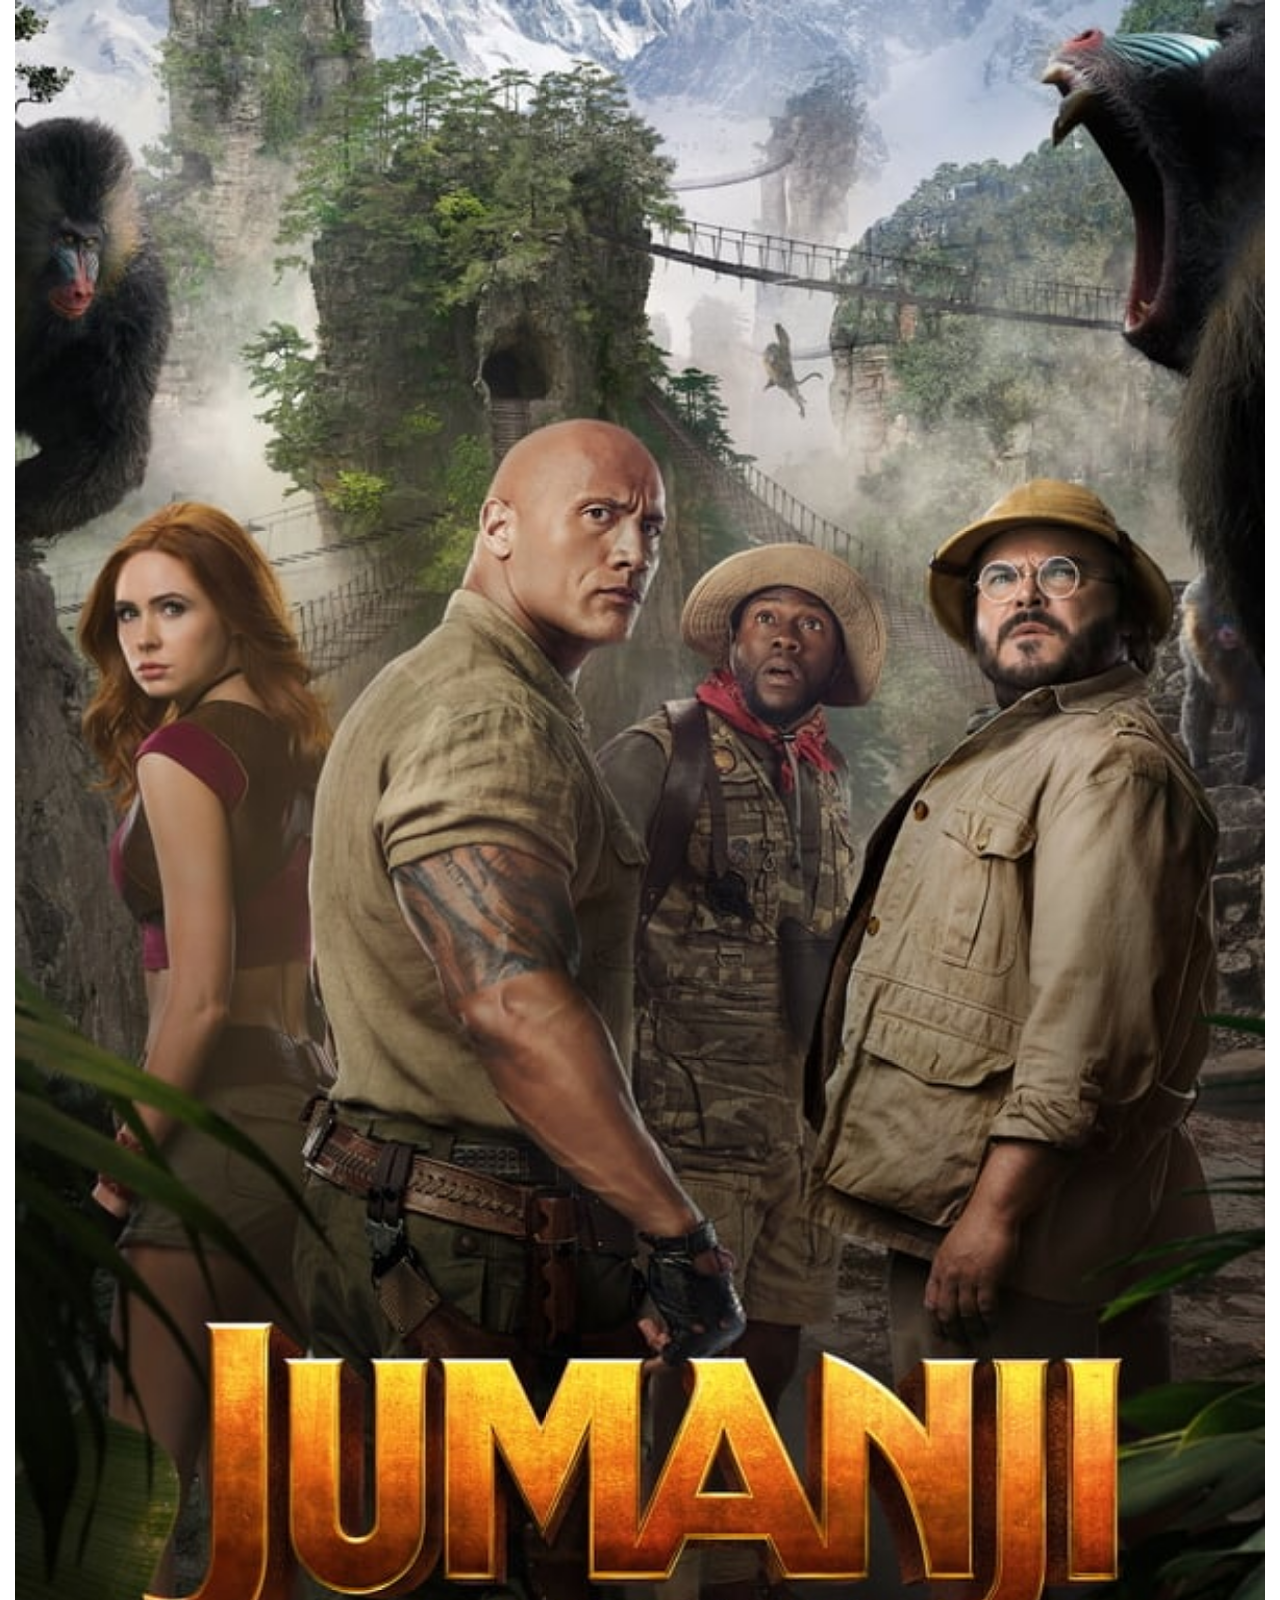
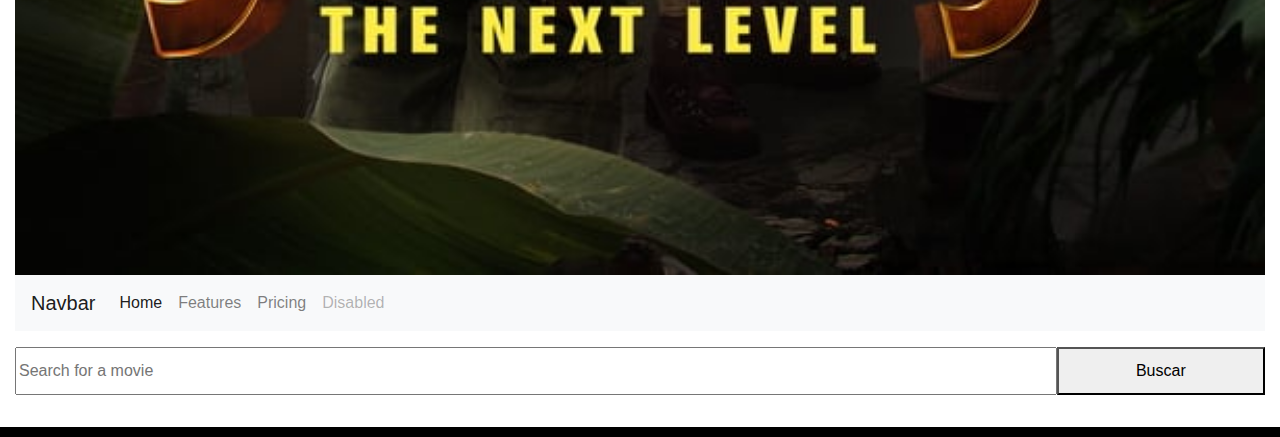
<file: index.html>
<!doctype html>
<html lang="en">
  <head>
    <!-- Required meta tags -->
    <meta charset="utf-8">
    <meta name="viewport" content="width=device-width, initial-scale=1, shrink-to-fit=no">

    <!-- Bootstrap CSS -->
    <link rel="stylesheet" href="https://stackpath.bootstrapcdn.com/bootstrap/4.4.1/css/bootstrap.min.css" integrity="sha384-Vkoo8x4CGsO3+Hhxv8T/Q5PaXtkKtu6ug5TOeNV6gBiFeWPGFN9MuhOf23Q9Ifjh" crossorigin="anonymous">

    <!-- Bootstrap CSS -->
    <link rel="stylesheet" href="css/normalize.css">
    <link rel="stylesheet" href="css/style.css">

    <title>Buscador de peliculas</title>
  </head>

  <body>

      <!-- Slider -->
      <div class="container-fluid">
        <div id="carouselExampleSlidesOnly" class="carousel slide" data-ride="carousel">
          <div class="carousel-inner">
            <div class="carousel-item active">
                <img src="img/imgSlider01.jpg" class="d-block w-100" alt="...">
            </div>
            <div class="carousel-item">
              <img src="img/imgSlider02.jpg" class="d-block w-100" alt="...">
            </div>
            <div class="carousel-item">
              <img src="img/imgSlider03.jpg" class="d-block w-100" alt="...">
            </div>
          </div>
        </div>
      </div>
      
      <!-- Fin slider -->
     

      <!-- Barra de navegación -->
      <div class="container-fluid contenedor-navegacion">
        <nav class="navbar navbar-expand-lg navbar-light bg-light">
          <a class="navbar-brand" href="#">Navbar</a>
          <button class="navbar-toggler" type="button" data-toggle="collapse" data-target="#navbarNav" aria-controls="navbarNav" aria-expanded="false" aria-label="Toggle navigation">
            <span class="navbar-toggler-icon"></span>
          </button>
          <div class="collapse navbar-collapse" id="navbarNav">
            <ul class="navbar-nav">
              <li class="nav-item active">
                <a class="nav-link" href="#">Home <span class="sr-only">(current)</span></a>
              </li>
              <li class="nav-item">
                <a class="nav-link" href="#">Features</a>
              </li>
              <li class="nav-item">
                <a class="nav-link" href="#">Pricing</a>
              </li>
              <li class="nav-item">
                <a class="nav-link disabled" href="#" tabindex="-1" aria-disabled="true">Disabled</a>
              </li>
            </ul>
          </div>
        </nav>
      </div>
      <!-- Fin barra de navegación -->


      <!-- Buscador de peliculas -->
      <div class="container-fluid container-search">
        <div class="row col buscador">
          <div class="col-10 al-contenedor">
            <input id="input-search" class="input-search" type="text" placeholder="Search for a movie"> 
          </div>
          <div class="col-2 al-contenedor" style="background-color: aqua;">
            <button id="btn-search" class="input-search" onclick="buscar()">Buscar</button>
          </div>  
        </div> 
      </div>
      <!-- Fin buscador de peliculas -->

      <!-- Contenido -->
      <div class="container-fluid contenedor-contenido">
        <div class="row" id="contenido"></div>
      </div>

      <div id="trailer"></div>
      

      <!-- Fin contenido -->

      


      <footer>
        
      </footer>
      <!-- <button onclick="buscar()">Buscar</button>
      <input id="input-search" type="text"> 
 
      <div id="contenido"></div>

      <div id="trailer"></div>

      <div id="popular"></div> -->
  
    


      <!-- <div class="col-10 input-buscador">
        <input id="input-search" class="input-search col-10" type="text">
      </div>
      <div clas="col-2">
        <button class="col-2" onclick="buscar()">Buscar</button>
      </div> -->








    <!-- Optional JavaScript -->
    <!-- jQuery first, then Popper.js, then Bootstrap JS -->
    <script src="js/main.js"></script>
    <script src="https://code.jquery.com/jquery-3.4.1.slim.min.js" integrity="sha384-J6qa4849blE2+poT4WnyKhv5vZF5SrPo0iEjwBvKU7imGFAV0wwj1yYfoRSJoZ+n" crossorigin="anonymous"></script>
    <script src="https://cdn.jsdelivr.net/npm/popper.js@1.16.0/dist/umd/popper.min.js" integrity="sha384-Q6E9RHvbIyZFJoft+2mJbHaEWldlvI9IOYy5n3zV9zzTtmI3UksdQRVvoxMfooAo" crossorigin="anonymous"></script>
    <script src="https://stackpath.bootstrapcdn.com/bootstrap/4.4.1/js/bootstrap.min.js" integrity="sha384-wfSDF2E50Y2D1uUdj0O3uMBJnjuUD4Ih7YwaYd1iqfktj0Uod8GCExl3Og8ifwB6" crossorigin="anonymous"></script>
  </body>
</html>
</file>
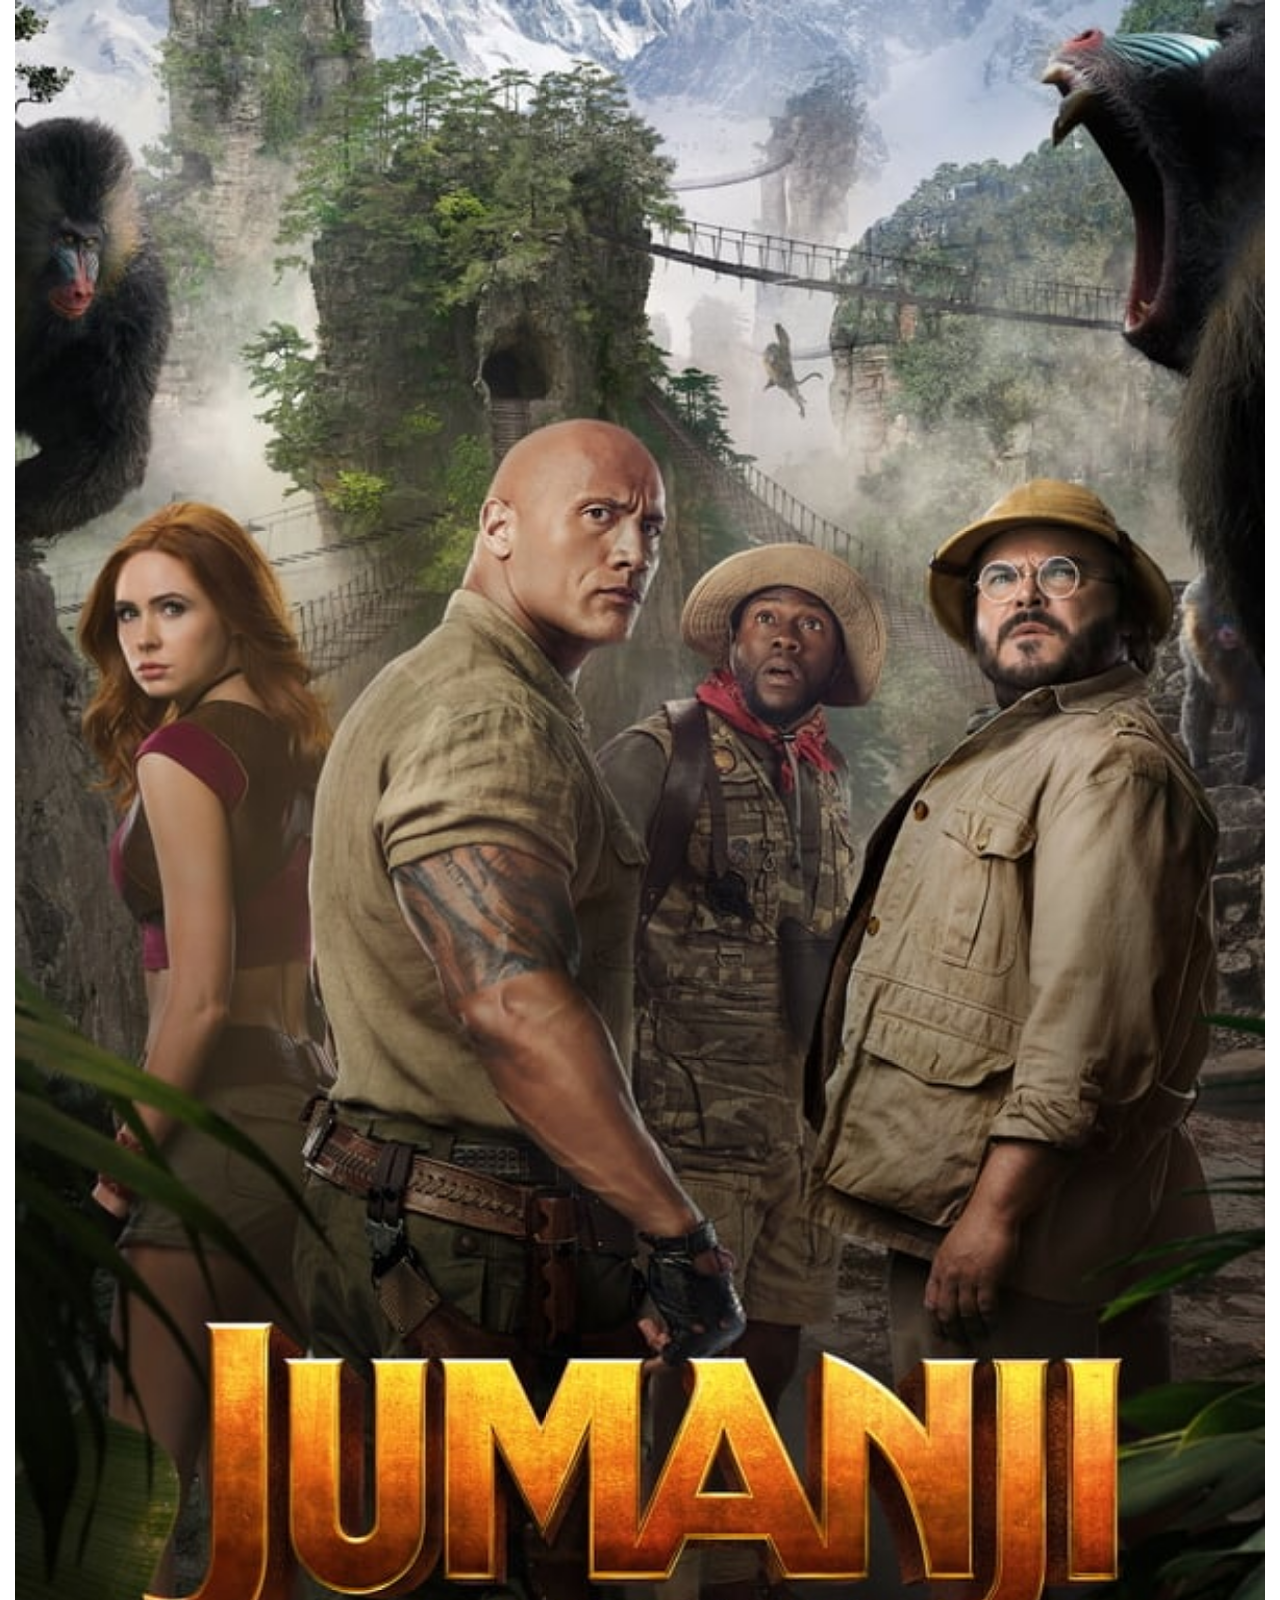
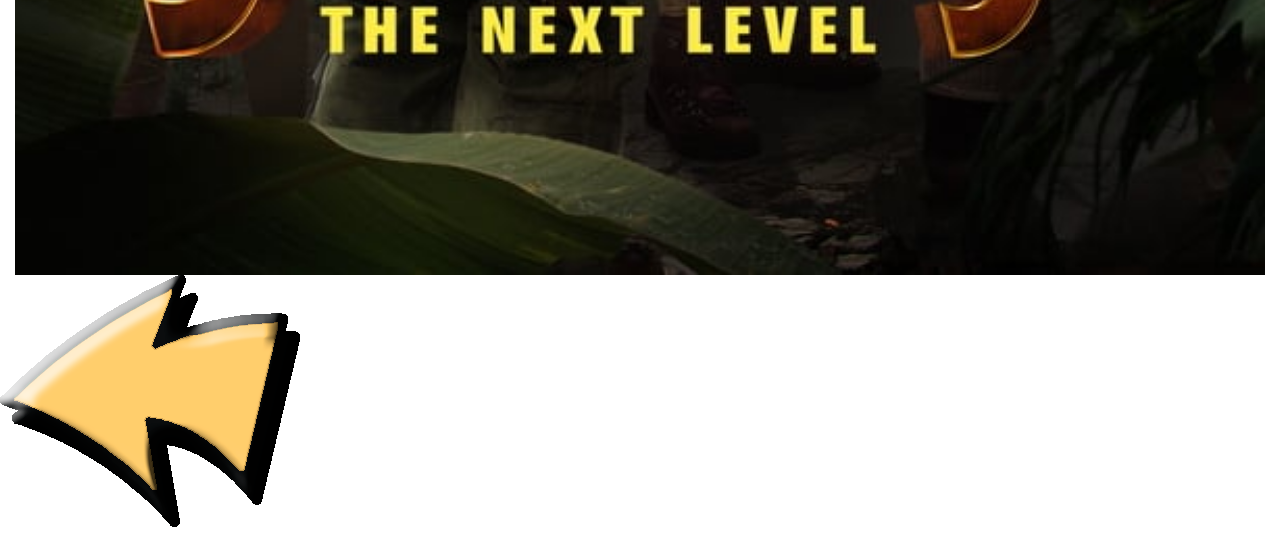
<file: populares.html>
<!doctype html>
<html lang="en">
  <head>
    <!-- Required meta tags -->
    <meta charset="utf-8">
    <meta name="viewport" content="width=device-width, initial-scale=1, shrink-to-fit=no">

    <!-- Bootstrap CSS -->
    <link rel="stylesheet" href="https://stackpath.bootstrapcdn.com/bootstrap/4.4.1/css/bootstrap.min.css" integrity="sha384-Vkoo8x4CGsO3+Hhxv8T/Q5PaXtkKtu6ug5TOeNV6gBiFeWPGFN9MuhOf23Q9Ifjh" crossorigin="anonymous">

    <!-- Bootstrap CSS -->
    <link rel="stylesheet" href="css/normalize.css">
    <link rel="stylesheet" href="css/style.css">

    <title>Buscador de peliculas</title>
  </head>

  <body>

      <!-- Slider -->
      <div class="container-fluid">
        <div id="carouselExampleSlidesOnly" class="carousel slide" data-ride="carousel">
          <div class="carousel-inner">
            <div class="carousel-item active">
                <img src="img/imgSlider01.jpg" class="d-block w-100" alt="...">
            </div>
            <div class="carousel-item">
              <img src="img/imgSlider02.jpg" class="d-block w-100" alt="...">
            </div>
            <div class="carousel-item">
              <img src="img/imgSlider03.jpg" class="d-block w-100" alt="...">
            </div>
          </div>
        </div>
      </div>
      
      <!-- Fin slider -->

      <div container-fluid>
        <div class="row">
            <div class="volver col-1">
                <a href="index.html"><img class="img-volver" src="img/volver.png" alt="Volver"></a>
            </div>
        </div>
      </div>
     

      <!-- Contenido peliculas-->
      <div class="container-fluid contenedor-contenido">
        <div class="row" id="popular"></div>
      </div>
      <!-- Fin contenido peliculas -->


      <!-- Modal trailer -->
      <div class="modal" id="myModal">
        <div class="modal-dialog">
          <div class="modal-content">
            <div id="trailer" class="modal-body">
            </div>
          </div>
        </div>
      </div> 
      <!-- Fin modal trailer -->
    


    <!-- Optional JavaScript -->
    <!-- jQuery first, then Popper.js, then Bootstrap JS -->
    <script src="js/main.js"></script>
    <script src="https://code.jquery.com/jquery-3.4.1.slim.min.js" integrity="sha384-J6qa4849blE2+poT4WnyKhv5vZF5SrPo0iEjwBvKU7imGFAV0wwj1yYfoRSJoZ+n" crossorigin="anonymous"></script>
    <script src="https://cdn.jsdelivr.net/npm/popper.js@1.16.0/dist/umd/popper.min.js" integrity="sha384-Q6E9RHvbIyZFJoft+2mJbHaEWldlvI9IOYy5n3zV9zzTtmI3UksdQRVvoxMfooAo" crossorigin="anonymous"></script>
    <script src="https://stackpath.bootstrapcdn.com/bootstrap/4.4.1/js/bootstrap.min.js" integrity="sha384-wfSDF2E50Y2D1uUdj0O3uMBJnjuUD4Ih7YwaYd1iqfktj0Uod8GCExl3Og8ifwB6" crossorigin="anonymous"></script>
  </body>
</html>
</file>
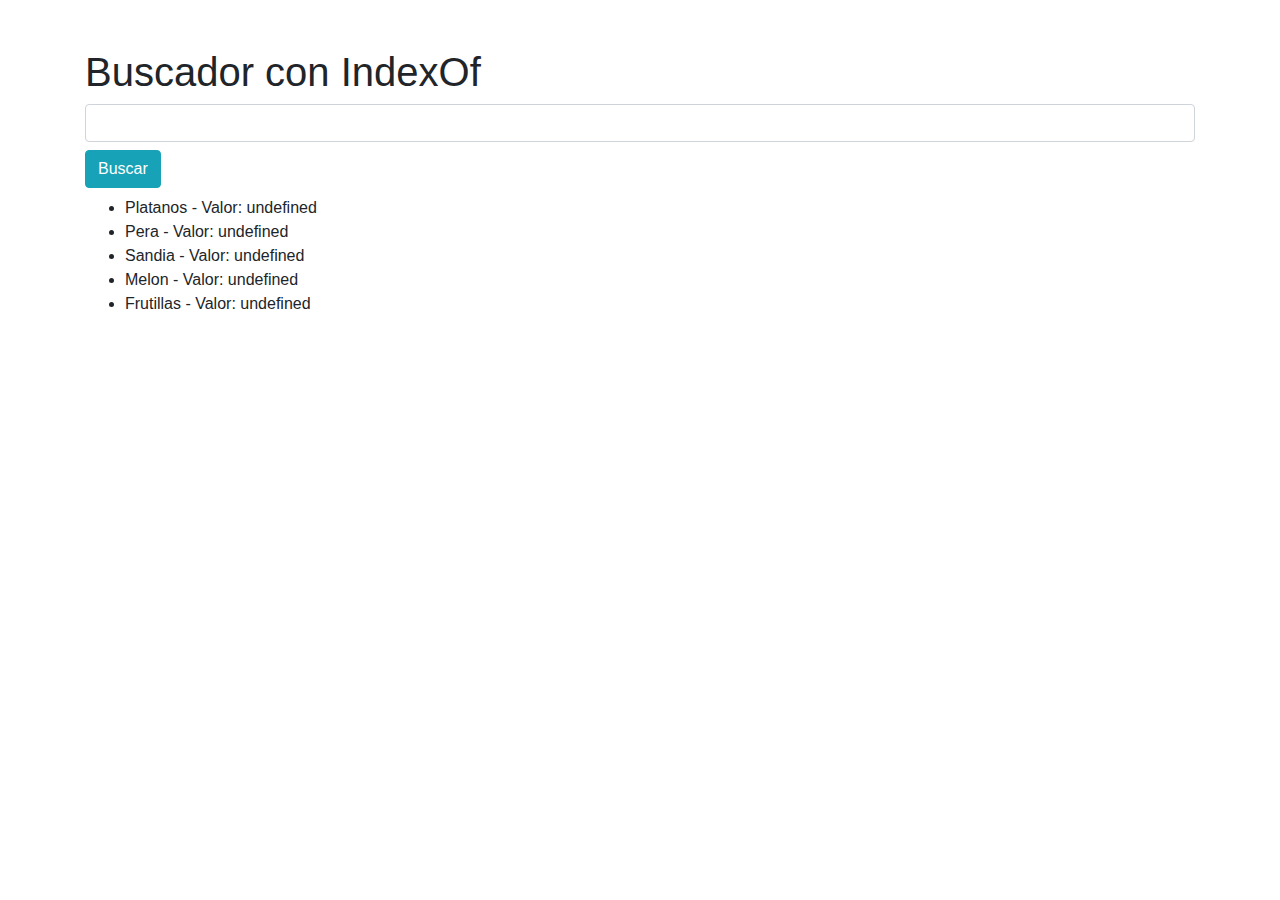
<file: prueba.html>
<!doctype html>
<html lang="en">
  <head>
    <!-- Required meta tags -->
    <meta charset="utf-8">
    <meta name="viewport" content="width=device-width, initial-scale=1, shrink-to-fit=no">

    <!-- Bootstrap CSS -->
    <link rel="stylesheet" href="https://stackpath.bootstrapcdn.com/bootstrap/4.4.1/css/bootstrap.min.css" integrity="sha384-Vkoo8x4CGsO3+Hhxv8T/Q5PaXtkKtu6ug5TOeNV6gBiFeWPGFN9MuhOf23Q9Ifjh" crossorigin="anonymous">

    <title>Hello, world!</title>
  </head>
  <body>
    <div class="container mt-5">
        <h1>Buscador con IndexOf</h1>
        <input type="text" id="formulario" class="form-control my-2">
        <button class="btn btn-info mb-2" id="boton">Buscar</button>

        <ul id="resultado">
            
        </ul>
    </div>



    <script>
        const productos = [
            {nombre: 'Platanos', valor:500},
            {nombre: 'Pera', valor:500},
            {nombre: 'Sandia', valor:500},
            {nombre: 'Melon', valor:500},
            {nombre: 'Frutillas', valor:500},
        ]
        const formulario = document.querySelector('#formulario');
        const boton = document.querySelector('#boton');
        const resultado = document.querySelector('#resultado');

        const filtrar = () => {
            //console.log(formulario.value);
            resultado.innerHTML = '';

            const texto = formulario.value.toLowerCase();

            for(let producto of productos){
                let nombre = producto.nombre.toLocaleLowerCase();
                if(nombre.indexOf(texto) !== -1){
                    resultado.innerHTML += `
                    <li>${producto.nombre} - Valor: ${producto.Valor}</li>
                    `
                }
            }

            if(resultado.innerHTML === ''){
                resultado.innerHTML += `
                <li>Producto no encontrado...</li>
                `
            }
        }

        boton.addEventListener('click', filtrar);
        formulario.addEventListener('keyup', filtrar);

        filtrar();

    </script>

    <!-- Optional JavaScript -->
    <!-- jQuery first, then Popper.js, then Bootstrap JS -->
    <script src="https://code.jquery.com/jquery-3.4.1.slim.min.js" integrity="sha384-J6qa4849blE2+poT4WnyKhv5vZF5SrPo0iEjwBvKU7imGFAV0wwj1yYfoRSJoZ+n" crossorigin="anonymous"></script>
    <script src="https://cdn.jsdelivr.net/npm/popper.js@1.16.0/dist/umd/popper.min.js" integrity="sha384-Q6E9RHvbIyZFJoft+2mJbHaEWldlvI9IOYy5n3zV9zzTtmI3UksdQRVvoxMfooAo" crossorigin="anonymous"></script>
    <script src="https://stackpath.bootstrapcdn.com/bootstrap/4.4.1/js/bootstrap.min.js" integrity="sha384-wfSDF2E50Y2D1uUdj0O3uMBJnjuUD4Ih7YwaYd1iqfktj0Uod8GCExl3Og8ifwB6" crossorigin="anonymous"></script>
  </body>
</html>


<!-- Extra large modal -->
<!-- <button type="button" class="btn btn-primary" data-toggle="modal" data-target="#exampleModalCenter">Abrir video</button>
      
<div class="modal fade" id="exampleModalCenter" tabindex="-1" role="dialog" aria-labelledby="exampleModalCenterTitle" aria-hidden="true">
  <div class="modal-dialog modal-dialog-centered modal-xl" role="document">
    <div class="modal-content">
      <div class="modal-header">
        <h5 class="modal-title" id="exampleModalCenterTitle">Modal title</h5>
        <button type="button" class="close" data-dismiss="modal" aria-label="Close">
          <span aria-hidden="true">&times;</span>
        </button>
      </div>
      <div class="modal-body">
      /* <iframe width="560" height="315" src="https://www.youtube.com/embed/${popular[0].key}" frameborder="0" allow="accelerometer; autoplay; encrypted-media; gyroscope; picture-in-picture" allowfullscreen></iframe> */
         /* 16:9 aspect ratio */ 
        <div class="embed-responsive embed-responsive-16by9">
          <iframe class="embed-responsive-item" src="https://www.youtube.com/embed/${popular[0].key}"></iframe>
        </div>
      </div>
      <div class="modal-footer">
        <button type="button" class="btn btn-secondary" data-dismiss="modal">Close</button>
        <button type="button" class="btn btn-primary">Save changes</button>
      </div>
    </div>
  </div>
</div>`; -->
</file>
<file: css/style.css>
body {
    min-height: 100vh;
    display: flex;
    flex-direction: column;
}


/* Cabecera */
.contenedor-cabecera {
    display: flex;
    justify-content: center;
    align-items: center;
    height: 20rem;
    flex-wrap: wrap;
}
/* Fin cabecera */


/* Buscador de peliculas */
.container-search {
    display: flex;
    justify-content: center;
    flex-wrap: wrap;
    margin-top: 1rem;
    width: 100vw;
}

.buscador {
    height: 3rem;
    padding: 0px;
}

.al-contenedor {
    display: flex;
    flex-wrap: wrap;
    padding: 0px;
}

.input-search {
    width: 100vw;
}
/* Fin buscador de peliculas */


/* Card */
.contenido-card {
    display: flex;
    flex-direction: row;
    flex-wrap: wrap;
    margin-top: 5rem;
    justify-content: space-between;
    min-height: 35rem;
    max-height: 35rem;
}

.contenido-card:hover {
    border: 1px solid black;
}

.img-card {
    display: flex;
    align-items: center;
}

.info-card {
    display: flex;
    flex-direction: column;
    align-items: center;
    flex-wrap: wrap;
}

.title-card {
    padding-top: 2.5rem;
    text-align: center;
    font-size: x-large;
    color: black;
}

.description-card {
    text-align: justify;
    padding: 1rem;
}

.btn-trailer {
    margin-top: 6rem;
    width: 10rem;
    height: 2rem;
}
/* Fin card */


.contenedor-contenido {
    margin-top: 2rem;
}





footer{
    background-color: black;
    height: 10px;   
}
</file>
